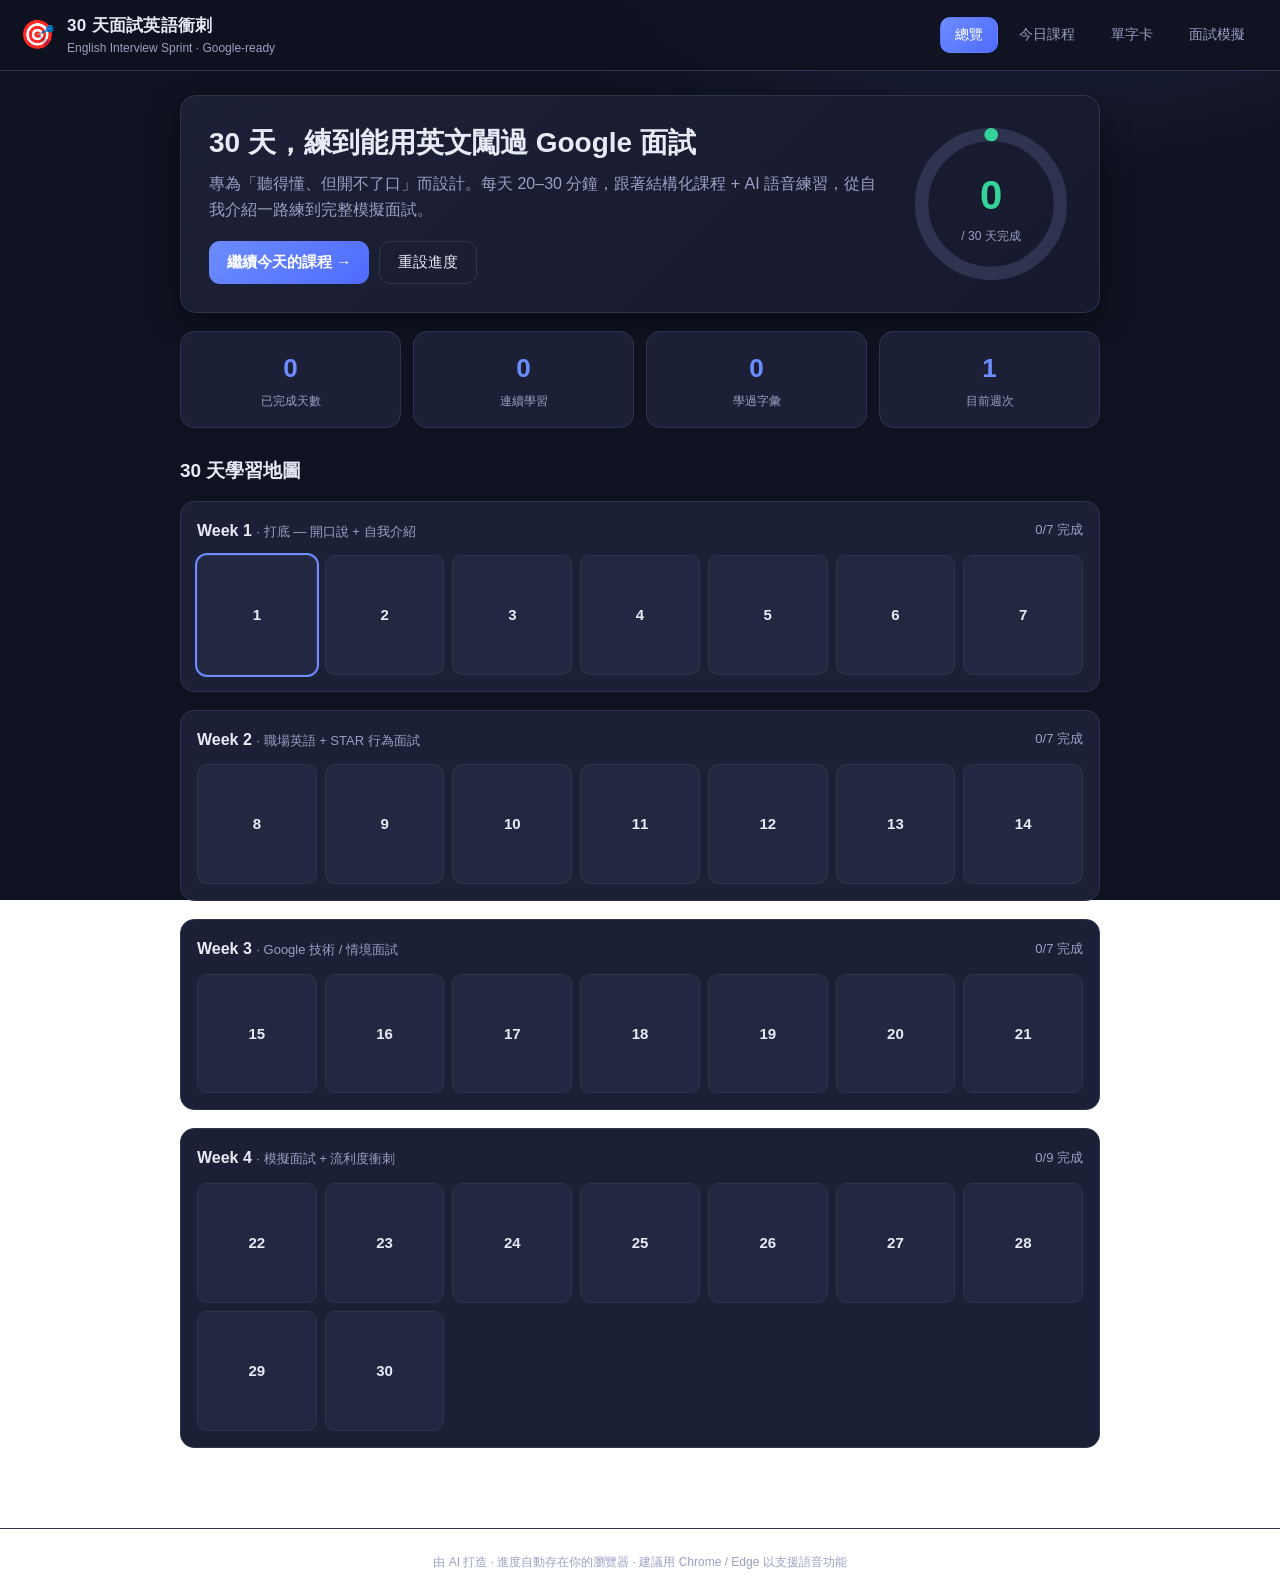
<file: english-interview-app/index.html>
<!DOCTYPE html>
<html lang="zh-Hant">
<head>
  <meta charset="UTF-8" />
  <meta name="viewport" content="width=device-width, initial-scale=1.0" />
  <title>30 天 Google 面試英語衝刺 · English Interview Sprint</title>
  <meta name="description" content="AI 為英文口說卡關者打造的 30 天中英雙語學習 App，助你具備參加 Google 工作面試的溝通能力。" />
  <link rel="stylesheet" href="styles.css" />
</head>
<body>
  <!-- 頂部導覽 -->
  <header class="topbar">
    <div class="brand">
      <span class="logo">🎯</span>
      <div>
        <div class="brand-title">30 天面試英語衝刺</div>
        <div class="brand-sub">English Interview Sprint · Google-ready</div>
      </div>
    </div>
    <nav class="tabs">
      <button class="tab active" data-view="dashboard">總覽</button>
      <button class="tab" data-view="lesson">今日課程</button>
      <button class="tab" data-view="flashcards">單字卡</button>
      <button class="tab" data-view="simulator">面試模擬</button>
    </nav>
  </header>

  <main id="app">
    <!-- ============ 總覽 Dashboard ============ -->
    <section id="view-dashboard" class="view active">
      <div class="hero">
        <div class="hero-left">
          <h1>30 天，練到能用英文闖過 Google 面試</h1>
          <p class="hero-desc">
            專為「聽得懂、但開不了口」而設計。每天 20–30 分鐘，跟著結構化課程 +
            AI 語音練習，從自我介紹一路練到完整模擬面試。
          </p>
          <div class="hero-actions">
            <button class="btn primary" id="continueBtn">繼續今天的課程 →</button>
            <button class="btn ghost" id="resetBtn">重設進度</button>
          </div>
        </div>
        <div class="hero-ring">
          <svg viewBox="0 0 120 120" class="ring">
            <circle cx="60" cy="60" r="52" class="ring-bg"></circle>
            <circle cx="60" cy="60" r="52" class="ring-fg" id="ringFg"></circle>
          </svg>
          <div class="ring-label">
            <div class="ring-num" id="ringNum">0</div>
            <div class="ring-unit">/ 30 天完成</div>
          </div>
        </div>
      </div>

      <div class="stats">
        <div class="stat"><div class="stat-num" id="statDone">0</div><div class="stat-label">已完成天數</div></div>
        <div class="stat"><div class="stat-num" id="statStreak">0</div><div class="stat-label">連續學習</div></div>
        <div class="stat"><div class="stat-num" id="statWords">0</div><div class="stat-label">學過字彙</div></div>
        <div class="stat"><div class="stat-num" id="statWeek">1</div><div class="stat-label">目前週次</div></div>
      </div>

      <h2 class="section-title">30 天學習地圖</h2>
      <div class="weeks" id="weekMap"></div>
    </section>

    <!-- ============ 今日課程 Lesson ============ -->
    <section id="view-lesson" class="view">
      <div class="lesson-nav">
        <button class="btn small ghost" id="prevDay">← 前一天</button>
        <div class="day-picker">
          <label>第 <select id="daySelect"></select> 天</label>
        </div>
        <button class="btn small ghost" id="nextDay">後一天 →</button>
      </div>

      <div class="lesson-head">
        <div class="lesson-badge" id="lessonWeek">Week 1</div>
        <h1 id="lessonTitleZh">—</h1>
        <div class="lesson-title-en" id="lessonTitleEn">—</div>
        <p class="lesson-goal" id="lessonGoal">—</p>
      </div>

      <div class="block">
        <h3>📚 重點字彙 <span class="hint">點 🔊 聽發音</span></h3>
        <div id="vocabList" class="vocab-grid"></div>
      </div>

      <div class="block">
        <h3>🧩 實用句型</h3>
        <div id="patternList" class="pattern-list"></div>
      </div>

      <div class="block">
        <h3>💬 情境對話 <span class="hint">點角色朗讀，或用 🎙 跟讀比對</span></h3>
        <div id="dialogueList" class="dialogue-list"></div>
      </div>

      <div class="block">
        <h3>🎤 面試題演練</h3>
        <div id="interviewList" class="interview-list"></div>
      </div>

      <div class="block task-block">
        <h3>✅ 今日挑戰任務</h3>
        <p id="taskText">—</p>
        <button class="btn primary" id="completeBtn">標記今天完成 ✓</button>
      </div>
    </section>

    <!-- ============ 單字卡 Flashcards ============ -->
    <section id="view-flashcards" class="view">
      <h1>單字卡複習</h1>
      <p class="muted">從你已學過的天數隨機抽字，翻卡自測。點卡片翻面，🔊 聽發音。</p>
      <div class="fc-controls">
        <label>範圍：
          <select id="fcRange">
            <option value="learned">已學過的天數</option>
            <option value="all">全部 30 天</option>
          </select>
        </label>
        <button class="btn small" id="fcShuffle">🔀 洗牌</button>
      </div>
      <div class="flashcard" id="flashcard">
        <div class="fc-inner" id="fcInner">
          <div class="fc-front"><div class="fc-en" id="fcEn">按「開始」抽卡</div><button class="fc-speak" id="fcSpeak">🔊</button></div>
          <div class="fc-back"><div class="fc-zh" id="fcZh">—</div><div class="fc-ex" id="fcEx"></div></div>
        </div>
      </div>
      <div class="fc-nav">
        <button class="btn ghost" id="fcPrev">← 上一張</button>
        <span id="fcCounter" class="muted">0 / 0</span>
        <button class="btn primary" id="fcNext">下一張 →</button>
      </div>
    </section>

    <!-- ============ 面試模擬器 Simulator ============ -->
    <section id="view-simulator" class="view">
      <h1>Google 面試模擬器</h1>
      <p class="muted">隨機抽題，用麥克風作答，系統即時把你說的英文轉成文字讓你檢視。點題目可聽朗讀。</p>
      <div class="sim-controls">
        <label>題型：
          <select id="simType">
            <option value="all">全部混合</option>
            <option value="behavioral">行為面試</option>
            <option value="technical">技術/情境</option>
            <option value="motivation">動機/收尾</option>
          </select>
        </label>
        <button class="btn primary" id="simNext">抽下一題 🎲</button>
      </div>

      <div class="sim-card">
        <div class="sim-q-label">面試官問：</div>
        <div class="sim-q" id="simQ">按「抽下一題」開始你的模擬面試</div>
        <button class="btn small ghost" id="simSpeakQ">🔊 聽題目</button>
      </div>

      <div class="sim-answer">
        <div class="sim-a-head">
          <span>你的回答（語音轉文字）</span>
          <button class="btn small primary" id="micBtn">🎙 開始錄音</button>
        </div>
        <div class="sim-transcript" id="simTranscript">按「開始錄音」後對著麥克風說英文……</div>
        <div class="sim-timer" id="simTimer"></div>
      </div>

      <div class="sim-tips">
        <h3>📋 自我評分清單</h3>
        <ul>
          <li>開頭有先問候 / 澄清問題嗎？</li>
          <li>行為題有走完 STAR（情境→任務→行動→結果）嗎？</li>
          <li>技術題有「出聲思考」+ 講到取捨嗎？</li>
          <li>有量化的成果（數字、百分比）嗎？</li>
          <li>語速穩、沒有長時間中文式停頓嗎？</li>
          <li>結尾有力，並反問對方問題了嗎？</li>
        </ul>
      </div>
    </section>
  </main>

  <footer class="foot">
    <span>由 AI 打造 · 進度自動存在你的瀏覽器 · 建議用 Chrome / Edge 以支援語音功能</span>
  </footer>

  <div id="toast" class="toast"></div>

  <script src="curriculum.js"></script>
  <script src="app.js"></script>
</body>
</html>
</file>
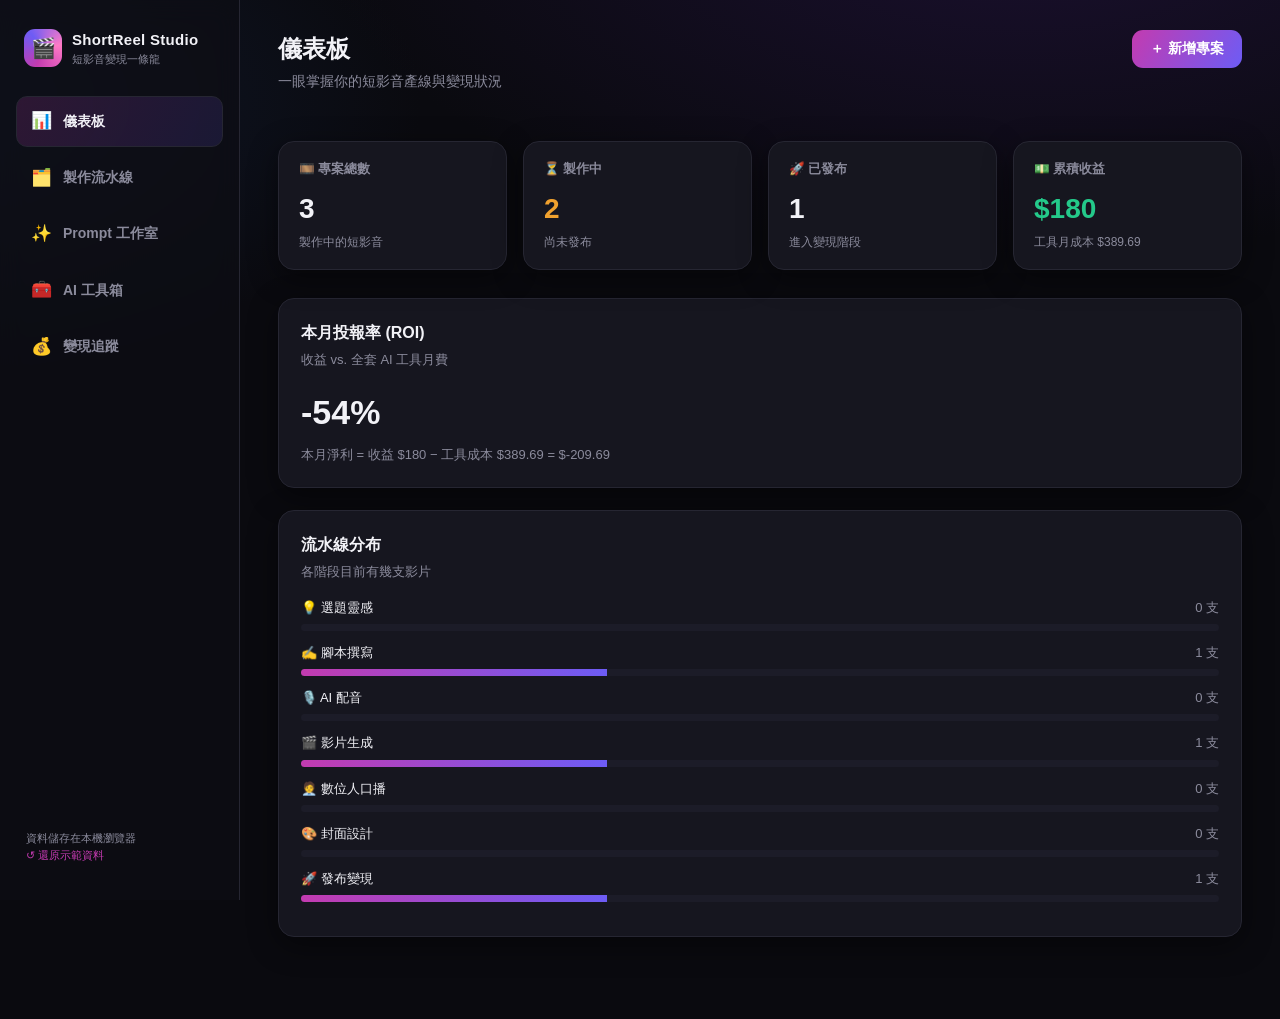
<file: short-video-platform/index.html>
<!DOCTYPE html>
<html lang="zh-Hant">
<head>
  <meta charset="UTF-8" />
  <meta name="viewport" content="width=device-width, initial-scale=1.0" />
  <title>ShortReel Studio · 一站式短影音變現平台</title>
  <link rel="stylesheet" href="styles.css" />
</head>
<body>
  <div class="menu-toggle" id="menu-toggle">☰</div>

  <div class="app">
    <!-- ============ Sidebar ============ -->
    <aside class="sidebar" id="sidebar">
      <div class="brand">
        <div class="logo">🎬</div>
        <div>
          <h1>ShortReel Studio</h1>
          <span>短影音變現一條龍</span>
        </div>
      </div>

      <div class="nav-item active" data-page="dashboard"><span class="ico">📊</span> 儀表板</div>
      <div class="nav-item" data-page="pipeline"><span class="ico">🗂️</span> 製作流水線</div>
      <div class="nav-item" data-page="studio"><span class="ico">✨</span> Prompt 工作室</div>
      <div class="nav-item" data-page="tools"><span class="ico">🧰</span> AI 工具箱</div>
      <div class="nav-item" data-page="money"><span class="ico">💰</span> 變現追蹤</div>

      <div class="sidebar-foot">
        資料儲存在本機瀏覽器<br />
        <a href="#" id="btn-reset" style="color:var(--accent);text-decoration:none;">↺ 還原示範資料</a>
      </div>
    </aside>

    <!-- ============ Main ============ -->
    <main class="main">

      <!-- ---- 儀表板 ---- -->
      <section class="page active" id="page-dashboard">
        <div class="topbar">
          <div class="page-head">
            <h2>儀表板</h2>
            <p>一眼掌握你的短影音產線與變現狀況</p>
          </div>
          <button class="btn" id="btn-new">＋ 新增專案</button>
        </div>

        <div class="stats">
          <div class="stat">
            <div class="label">🎞️ 專案總數</div>
            <div class="value" id="stat-total">0</div>
            <div class="sub">製作中的短影音</div>
          </div>
          <div class="stat">
            <div class="label">⏳ 製作中</div>
            <div class="value amber" id="stat-progress">0</div>
            <div class="sub">尚未發布</div>
          </div>
          <div class="stat">
            <div class="label">🚀 已發布</div>
            <div class="value" id="stat-published">0</div>
            <div class="sub">進入變現階段</div>
          </div>
          <div class="stat">
            <div class="label">💵 累積收益</div>
            <div class="value green" id="stat-revenue">$0</div>
            <div class="sub">工具月成本 <span id="stat-cost">$0</span></div>
          </div>
        </div>

        <div class="card">
          <h3>本月投報率 (ROI)</h3>
          <div class="card-sub">收益 vs. 全套 AI 工具月費</div>
          <div class="value green" id="dash-roi" style="font-size:34px;font-weight:800;">0%</div>
          <div class="sub" id="dash-net" style="color:var(--muted);font-size:13px;margin-top:6px;"></div>
        </div>

        <div class="card">
          <h3>流水線分布</h3>
          <div class="card-sub">各階段目前有幾支影片</div>
          <div id="dash-dist"></div>
        </div>
      </section>

      <!-- ---- 流水線 ---- -->
      <section class="page" id="page-pipeline">
        <div class="topbar">
          <div class="page-head">
            <h2>製作流水線</h2>
            <p>拖曳卡片移動階段 · 點卡片可編輯 · 選題 → 腳本 → 配音 → 影片 → 數位人 → 封面 → 發布</p>
          </div>
          <button class="btn" id="btn-new-2">＋ 新增專案</button>
        </div>
        <div class="kanban" id="kanban"></div>
      </section>

      <!-- ---- Prompt 工作室 ---- -->
      <section class="page" id="page-studio">
        <div class="page-head">
          <h2>Prompt 工作室</h2>
          <p>每個階段一鍵取得專用提示詞，複製到對應 AI 工具即可</p>
        </div>
        <div class="studio-grid">
          <div class="stage-list" id="stage-list"></div>
          <div class="card prompt-box" style="margin:0;">
            <h3 id="studio-title"></h3>
            <div class="card-sub" id="studio-tool"></div>
            <textarea id="prompt-text" spellcheck="false"></textarea>
            <div class="prompt-actions">
              <button class="btn" id="btn-copy">📋 複製 Prompt</button>
              <button class="btn ghost" id="btn-open-tool">↗ 開啟工具</button>
              <span style="color:var(--muted);font-size:12px;">把 {topic} 等佔位字換成你的主題</span>
            </div>
          </div>
        </div>
      </section>

      <!-- ---- 工具箱 ---- -->
      <section class="page" id="page-tools">
        <div class="page-head">
          <h2>AI 工具箱</h2>
          <p>大神同款的 9 個工具 · 全套月費 <b id="tools-total" style="color:var(--green)">$0</b></p>
        </div>
        <div class="tools-grid" id="tools-grid"></div>
      </section>

      <!-- ---- 變現追蹤 ---- -->
      <section class="page" id="page-money">
        <div class="page-head">
          <h2>變現追蹤</h2>
          <p>收益、成本與各平台表現</p>
        </div>
        <div class="rev-summary">
          <div class="stat"><div class="label">💵 總收益</div><div class="value green" id="m-rev">$0</div></div>
          <div class="stat"><div class="label">🧾 工具月成本</div><div class="value" id="m-cost">$0</div></div>
          <div class="stat"><div class="label">📈 淨利</div><div class="value green" id="m-net">$0</div></div>
        </div>
        <div class="card">
          <h3>各平台收益</h3>
          <div class="card-sub">依發布平台彙總</div>
          <table>
            <thead><tr><th>平台</th><th>影片數</th><th>收益</th></tr></thead>
            <tbody id="money-body"></tbody>
          </table>
        </div>
      </section>

    </main>
  </div>

  <!-- ============ Modal ============ -->
  <div class="overlay" id="overlay">
    <div class="modal">
      <h3 id="modal-title">新增短影音專案</h3>
      <div class="field">
        <label>影片標題</label>
        <input id="f-title" placeholder="例：3 個被低估的 AI 賺錢副業" />
      </div>
      <div class="field">
        <label>主題 / 領域</label>
        <input id="f-topic" placeholder="例：AI 副業" />
      </div>
      <div class="field">
        <label>發布平台</label>
        <select id="f-platform">
          <option>YouTube Shorts</option>
          <option>TikTok</option>
          <option>IG Reels</option>
          <option>抖音</option>
          <option>視頻號</option>
        </select>
      </div>
      <div class="field">
        <label>目前階段</label>
        <select id="f-stage"></select>
      </div>
      <div class="field">
        <label>收益（美金 $）</label>
        <input id="f-revenue" type="number" min="0" step="1" value="0" />
      </div>
      <div style="display:flex;gap:10px;justify-content:flex-end;margin-top:6px;">
        <button class="btn ghost" id="btn-delete" style="margin-right:auto;color:#ff6b6b;">刪除</button>
        <button class="btn ghost" id="btn-cancel">取消</button>
        <button class="btn" id="btn-save">儲存</button>
      </div>
    </div>
  </div>

  <div class="toast" id="toast"></div>

  <script src="data.js"></script>
  <script src="app.js"></script>
</body>
</html>
</file>
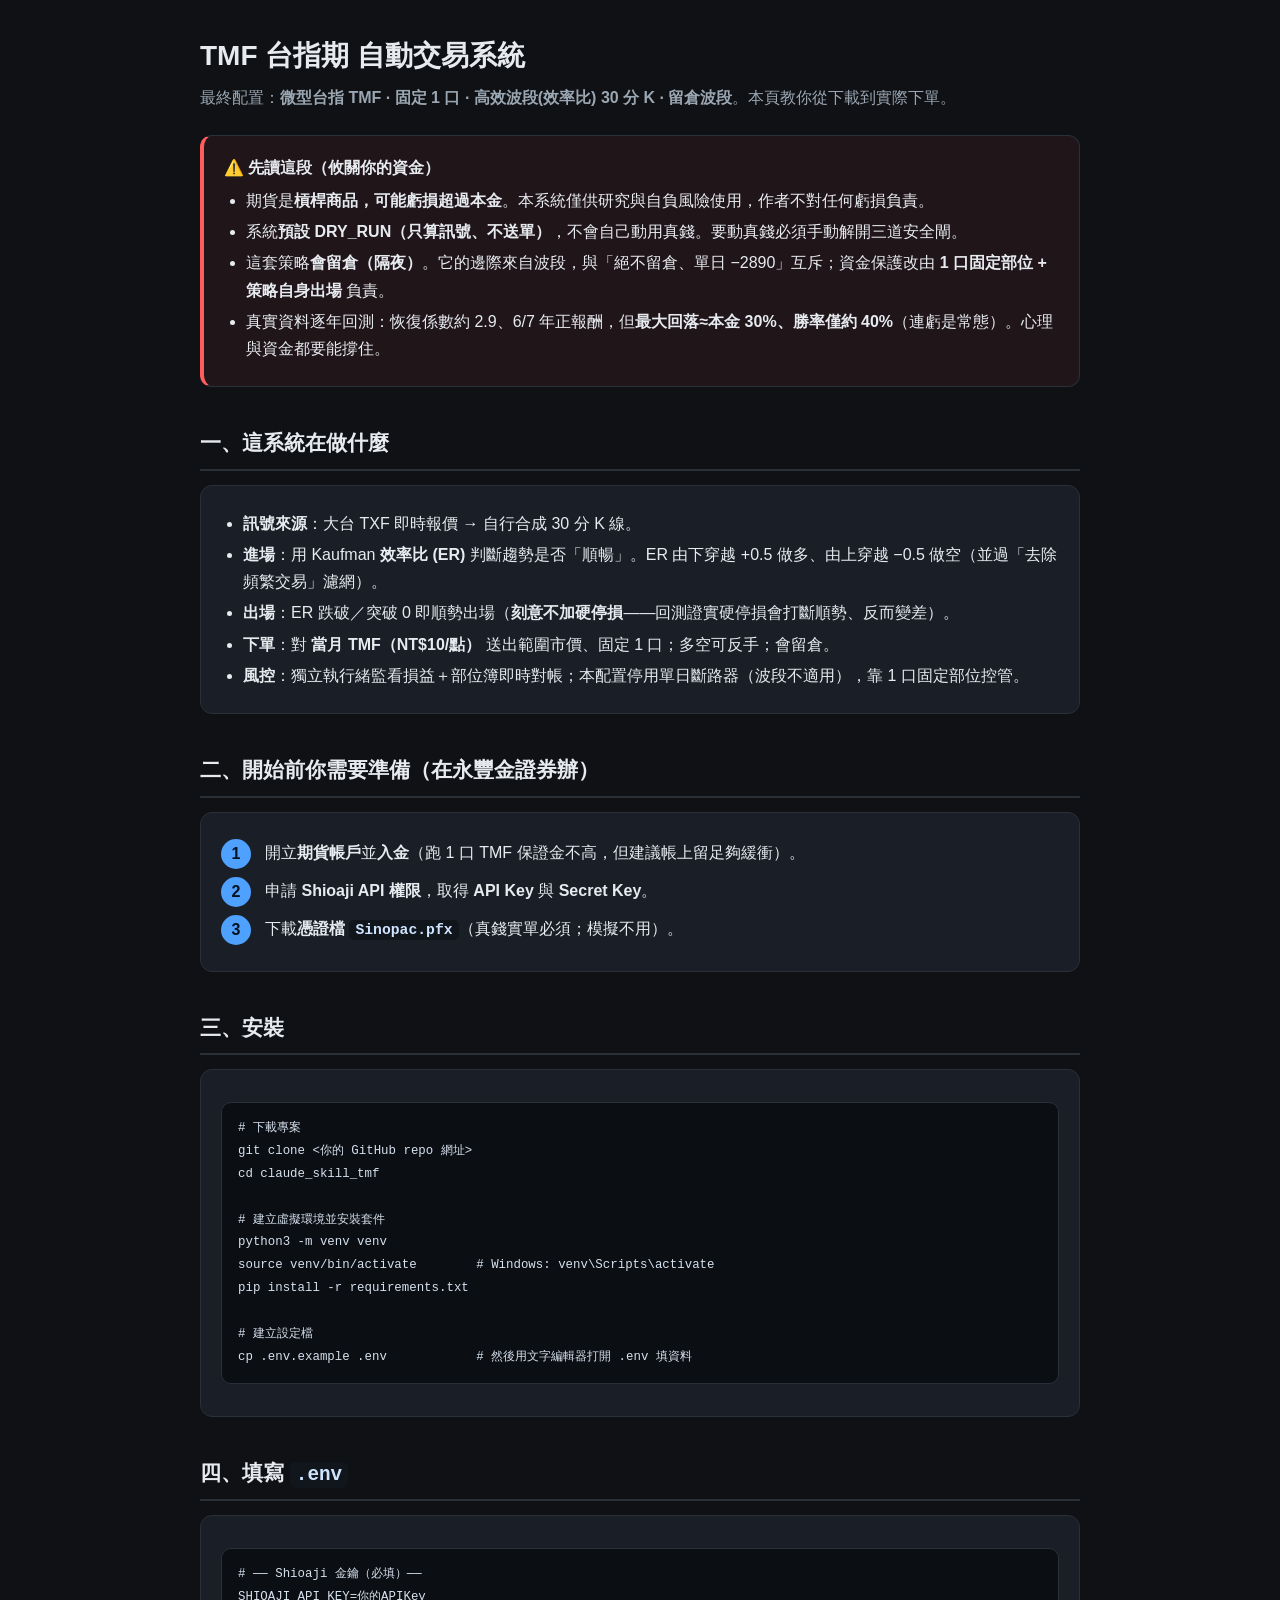
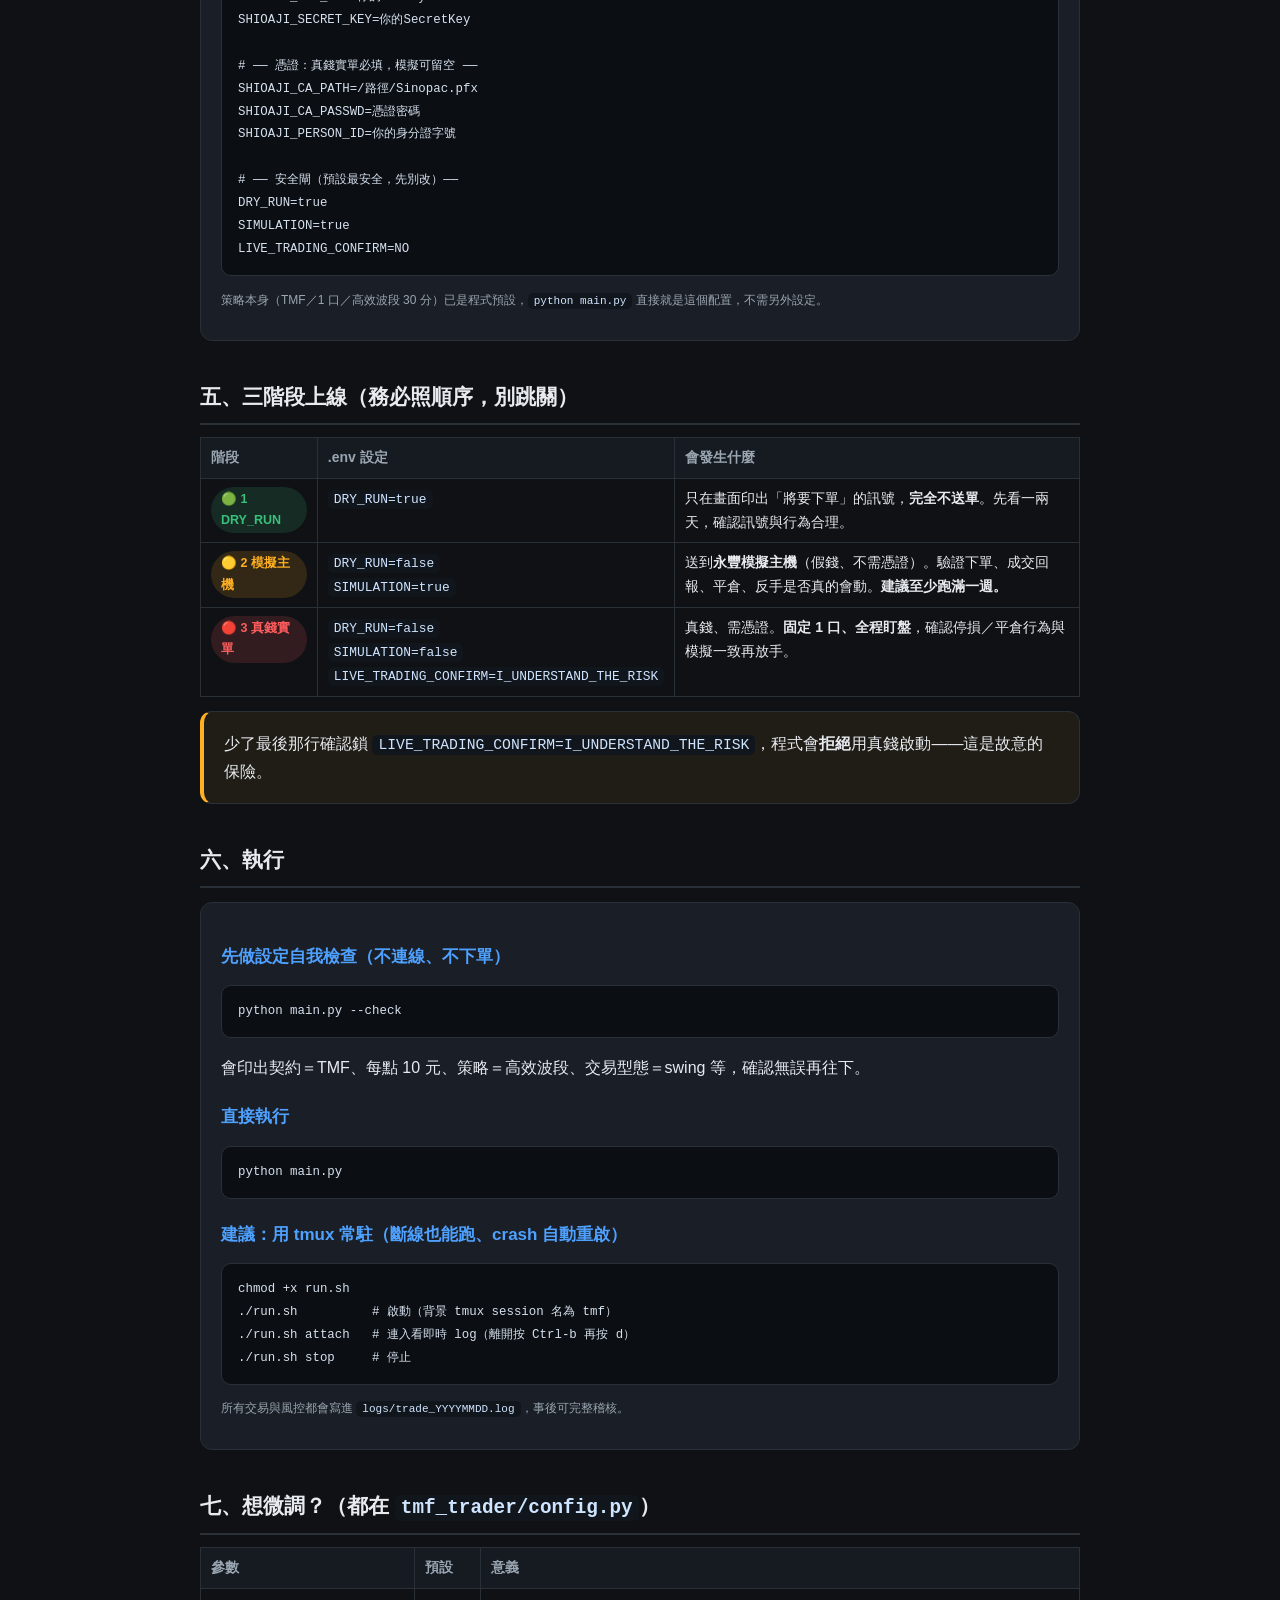
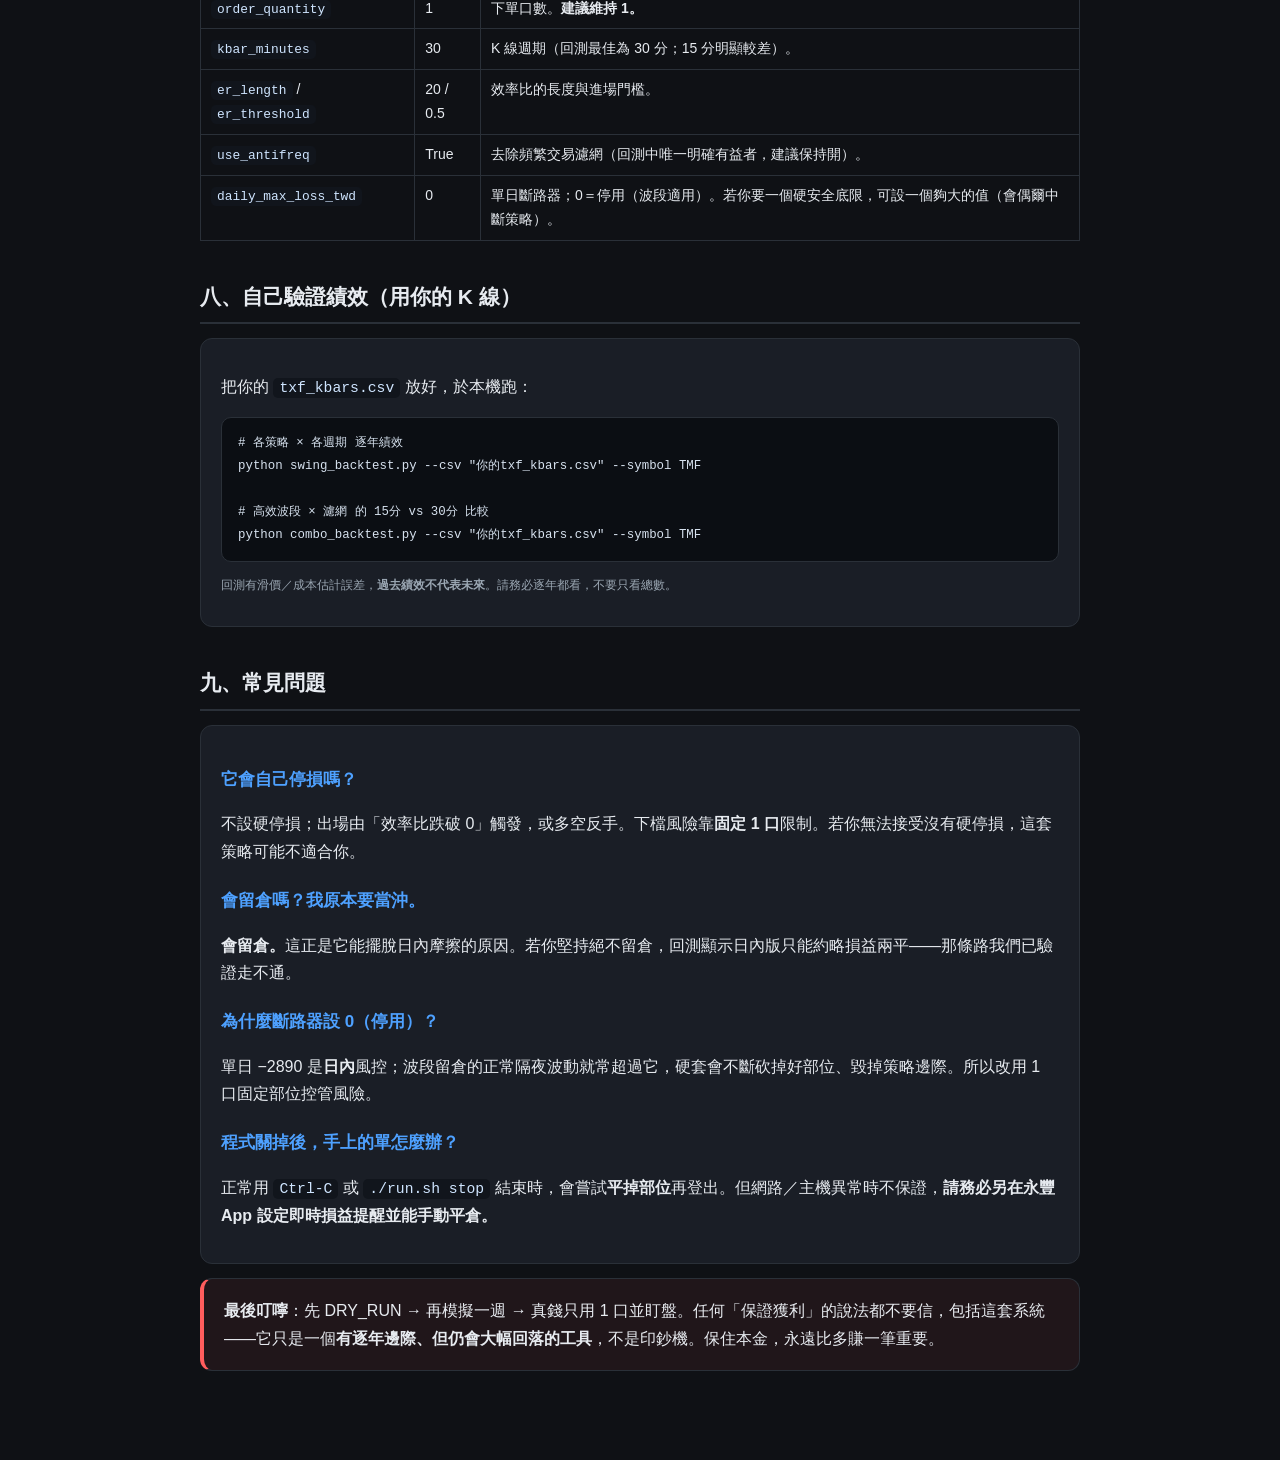
<file: 使用說明.html>
<!DOCTYPE html>
<html lang="zh-Hant">
<head>
<meta charset="utf-8">
<meta name="viewport" content="width=device-width, initial-scale=1">
<title>TMF 自動交易系統 — 使用說明</title>
<style>
  :root{--bg:#0f1115;--card:#1a1e26;--ink:#e7ebf0;--mut:#9aa6b2;--ac:#4ea1ff;--ok:#39c07a;--warn:#ffb020;--bad:#ff5d5d;--line:#2a3038;}
  *{box-sizing:border-box}
  body{margin:0;background:var(--bg);color:var(--ink);font-family:-apple-system,"Noto Sans TC","Microsoft JhengHei",sans-serif;line-height:1.7}
  .wrap{max-width:920px;margin:0 auto;padding:32px 20px 80px}
  h1{font-size:28px;margin:0 0 4px}
  h2{font-size:21px;margin:38px 0 12px;padding-bottom:8px;border-bottom:2px solid var(--line)}
  h3{font-size:17px;margin:22px 0 8px;color:var(--ac)}
  .sub{color:var(--mut);margin:0 0 24px}
  .card{background:var(--card);border:1px solid var(--line);border-radius:12px;padding:18px 20px;margin:14px 0}
  code,pre{font-family:"SF Mono",Consolas,monospace}
  code{background:#11151c;padding:2px 6px;border-radius:5px;color:#cfe5ff;font-size:.92em}
  pre{background:#0b0e13;border:1px solid var(--line);border-radius:10px;padding:14px 16px;overflow:auto;font-size:13.5px}
  pre code{background:none;padding:0;color:#d6e1ee}
  .pill{display:inline-block;padding:2px 10px;border-radius:999px;font-size:12.5px;font-weight:700}
  .g{background:rgba(57,192,122,.15);color:var(--ok)} .y{background:rgba(255,176,32,.15);color:var(--warn)} .r{background:rgba(255,93,93,.15);color:var(--bad)}
  table{width:100%;border-collapse:collapse;margin:10px 0;font-size:14px}
  th,td{border:1px solid var(--line);padding:8px 10px;text-align:left;vertical-align:top}
  th{background:#161b22;color:var(--mut)}
  .warn{border-left:4px solid var(--warn);background:rgba(255,176,32,.07)}
  .bad{border-left:4px solid var(--bad);background:rgba(255,93,93,.07)}
  .ok{border-left:4px solid var(--ok);background:rgba(57,192,122,.07)}
  .step{display:flex;gap:14px;margin:8px 0}
  .num{flex:0 0 30px;height:30px;border-radius:50%;background:var(--ac);color:#06121f;font-weight:800;display:flex;align-items:center;justify-content:center}
  ul{margin:6px 0 6px 2px;padding-left:20px} li{margin:4px 0}
  .kbd{font-size:12px;color:var(--mut)}
  a{color:var(--ac)}
</style>
</head>
<body>
<div class="wrap">

  <h1>TMF 台指期 自動交易系統</h1>
  <p class="sub">最終配置：<b>微型台指 TMF · 固定 1 口 · 高效波段(效率比) 30 分 K · 留倉波段</b>。本頁教你從下載到實際下單。</p>

  <div class="card bad">
    <b>⚠️ 先讀這段（攸關你的資金）</b>
    <ul>
      <li>期貨是<b>槓桿商品，可能虧損超過本金</b>。本系統僅供研究與自負風險使用，作者不對任何虧損負責。</li>
      <li>系統<b>預設 DRY_RUN（只算訊號、不送單）</b>，不會自己動用真錢。要動真錢必須手動解開三道安全閘。</li>
      <li>這套策略<b>會留倉（隔夜）</b>。它的邊際來自波段，與「絕不留倉、單日 −2890」互斥；資金保護改由 <b>1 口固定部位 + 策略自身出場</b> 負責。</li>
      <li>真實資料逐年回測：恢復係數約 2.9、6/7 年正報酬，但<b>最大回落≈本金 30%、勝率僅約 40%</b>（連虧是常態）。心理與資金都要能撐住。</li>
    </ul>
  </div>

  <h2>一、這系統在做什麼</h2>
  <div class="card">
    <ul>
      <li><b>訊號來源</b>：大台 TXF 即時報價 → 自行合成 30 分 K 線。</li>
      <li><b>進場</b>：用 Kaufman <b>效率比 (ER)</b> 判斷趨勢是否「順暢」。ER 由下穿越 +0.5 做多、由上穿越 −0.5 做空（並過「去除頻繁交易」濾網）。</li>
      <li><b>出場</b>：ER 跌破／突破 0 即順勢出場（<b>刻意不加硬停損</b>——回測證實硬停損會打斷順勢、反而變差）。</li>
      <li><b>下單</b>：對 <b>當月 TMF（NT$10/點）</b> 送出範圍市價、固定 1 口；多空可反手；會留倉。</li>
      <li><b>風控</b>：獨立執行緒監看損益＋部位簿即時對帳；本配置停用單日斷路器（波段不適用），靠 1 口固定部位控管。</li>
    </ul>
  </div>

  <h2>二、開始前你需要準備（在永豐金證券辦）</h2>
  <div class="card">
    <div class="step"><div class="num">1</div><div>開立<b>期貨帳戶</b>並<b>入金</b>（跑 1 口 TMF 保證金不高，但建議帳上留足夠緩衝）。</div></div>
    <div class="step"><div class="num">2</div><div>申請 <b>Shioaji API 權限</b>，取得 <b>API Key</b> 與 <b>Secret Key</b>。</div></div>
    <div class="step"><div class="num">3</div><div>下載<b>憑證檔 <code>Sinopac.pfx</code></b>（真錢實單必須；模擬不用）。</div></div>
  </div>

  <h2>三、安裝</h2>
  <div class="card">
<pre><code># 下載專案
git clone &lt;你的 GitHub repo 網址&gt;
cd claude_skill_tmf

# 建立虛擬環境並安裝套件
python3 -m venv venv
source venv/bin/activate        # Windows: venv\Scripts\activate
pip install -r requirements.txt

# 建立設定檔
cp .env.example .env            # 然後用文字編輯器打開 .env 填資料</code></pre>
  </div>

  <h2>四、填寫 <code>.env</code></h2>
  <div class="card">
<pre><code># —— Shioaji 金鑰（必填）——
SHIOAJI_API_KEY=你的APIKey
SHIOAJI_SECRET_KEY=你的SecretKey

# —— 憑證：真錢實單必填，模擬可留空 ——
SHIOAJI_CA_PATH=/路徑/Sinopac.pfx
SHIOAJI_CA_PASSWD=憑證密碼
SHIOAJI_PERSON_ID=你的身分證字號

# —— 安全閘（預設最安全，先別改）——
DRY_RUN=true
SIMULATION=true
LIVE_TRADING_CONFIRM=NO</code></pre>
    <p class="kbd">策略本身（TMF／1 口／高效波段 30 分）已是程式預設，<code>python main.py</code> 直接就是這個配置，不需另外設定。</p>
  </div>

  <h2>五、三階段上線（務必照順序，別跳關）</h2>
  <table>
    <tr><th>階段</th><th>.env 設定</th><th>會發生什麼</th></tr>
    <tr><td><span class="pill g">🟢 1 DRY_RUN</span></td>
        <td><code>DRY_RUN=true</code></td>
        <td>只在畫面印出「將要下單」的訊號，<b>完全不送單</b>。先看一兩天，確認訊號與行為合理。</td></tr>
    <tr><td><span class="pill y">🟡 2 模擬主機</span></td>
        <td><code>DRY_RUN=false</code><br><code>SIMULATION=true</code></td>
        <td>送到<b>永豐模擬主機</b>（假錢、不需憑證）。驗證下單、成交回報、平倉、反手是否真的會動。<b>建議至少跑滿一週。</b></td></tr>
    <tr><td><span class="pill r">🔴 3 真錢實單</span></td>
        <td><code>DRY_RUN=false</code><br><code>SIMULATION=false</code><br><code>LIVE_TRADING_CONFIRM=I_UNDERSTAND_THE_RISK</code></td>
        <td>真錢、需憑證。<b>固定 1 口、全程盯盤</b>，確認停損／平倉行為與模擬一致再放手。</td></tr>
  </table>
  <div class="card warn">少了最後那行確認鎖 <code>LIVE_TRADING_CONFIRM=I_UNDERSTAND_THE_RISK</code>，程式會<b>拒絕</b>用真錢啟動——這是故意的保險。</div>

  <h2>六、執行</h2>
  <div class="card">
    <h3>先做設定自我檢查（不連線、不下單）</h3>
<pre><code>python main.py --check</code></pre>
    <p>會印出契約＝TMF、每點 10 元、策略＝高效波段、交易型態＝swing 等，確認無誤再往下。</p>

    <h3>直接執行</h3>
<pre><code>python main.py</code></pre>

    <h3>建議：用 tmux 常駐（斷線也能跑、crash 自動重啟）</h3>
<pre><code>chmod +x run.sh
./run.sh          # 啟動（背景 tmux session 名為 tmf）
./run.sh attach   # 連入看即時 log（離開按 Ctrl-b 再按 d）
./run.sh stop     # 停止</code></pre>
    <p class="kbd">所有交易與風控都會寫進 <code>logs/trade_YYYYMMDD.log</code>，事後可完整稽核。</p>
  </div>

  <h2>七、想微調？（都在 <code>tmf_trader/config.py</code>）</h2>
  <table>
    <tr><th>參數</th><th>預設</th><th>意義</th></tr>
    <tr><td><code>order_quantity</code></td><td>1</td><td>下單口數。<b>建議維持 1。</b></td></tr>
    <tr><td><code>kbar_minutes</code></td><td>30</td><td>K 線週期（回測最佳為 30 分；15 分明顯較差）。</td></tr>
    <tr><td><code>er_length</code> / <code>er_threshold</code></td><td>20 / 0.5</td><td>效率比的長度與進場門檻。</td></tr>
    <tr><td><code>use_antifreq</code></td><td>True</td><td>去除頻繁交易濾網（回測中唯一明確有益者，建議保持開）。</td></tr>
    <tr><td><code>daily_max_loss_twd</code></td><td>0</td><td>單日斷路器；0＝停用（波段適用）。若你要一個硬安全底限，可設一個夠大的值（會偶爾中斷策略）。</td></tr>
  </table>

  <h2>八、自己驗證績效（用你的 K 線）</h2>
  <div class="card">
    <p>把你的 <code>txf_kbars.csv</code> 放好，於本機跑：</p>
<pre><code># 各策略 × 各週期 逐年績效
python swing_backtest.py --csv "你的txf_kbars.csv" --symbol TMF

# 高效波段 × 濾網 的 15分 vs 30分 比較
python combo_backtest.py --csv "你的txf_kbars.csv" --symbol TMF</code></pre>
    <p class="kbd">回測有滑價／成本估計誤差，<b>過去績效不代表未來</b>。請務必逐年都看，不要只看總數。</p>
  </div>

  <h2>九、常見問題</h2>
  <div class="card">
    <h3>它會自己停損嗎？</h3>
    <p>不設硬停損；出場由「效率比跌破 0」觸發，或多空反手。下檔風險靠<b>固定 1 口</b>限制。若你無法接受沒有硬停損，這套策略可能不適合你。</p>
    <h3>會留倉嗎？我原本要當沖。</h3>
    <p><b>會留倉。</b>這正是它能擺脫日內摩擦的原因。若你堅持絕不留倉，回測顯示日內版只能約略損益兩平——那條路我們已驗證走不通。</p>
    <h3>為什麼斷路器設 0（停用）？</h3>
    <p>單日 −2890 是<b>日內</b>風控；波段留倉的正常隔夜波動就常超過它，硬套會不斷砍掉好部位、毀掉策略邊際。所以改用 1 口固定部位控管風險。</p>
    <h3>程式關掉後，手上的單怎麼辦？</h3>
    <p>正常用 <code>Ctrl-C</code> 或 <code>./run.sh stop</code> 結束時，會嘗試<b>平掉部位</b>再登出。但網路／主機異常時不保證，<b>請務必另在永豐 App 設定即時損益提醒並能手動平倉。</b></p>
  </div>

  <div class="card bad">
    <b>最後叮嚀</b>：先 DRY_RUN → 再模擬一週 → 真錢只用 1 口並盯盤。任何「保證獲利」的說法都不要信，包括這套系統——它只是一個<b>有逐年邊際、但仍會大幅回落的工具</b>，不是印鈔機。保住本金，永遠比多賺一筆重要。
  </div>

</div>
</body>
</html>
</file>
<file: english-interview-app/styles.css>
:root {
  --bg: #0f1220;
  --bg-soft: #171a2e;
  --card: #1c2036;
  --card-2: #232842;
  --line: #2e3350;
  --text: #e8eaf6;
  --muted: #9aa0c4;
  --primary: #6c8cff;
  --primary-2: #4f6bff;
  --accent: #34d399;
  --accent-2: #22c55e;
  --warn: #fbbf24;
  --radius: 16px;
  --shadow: 0 10px 30px rgba(0,0,0,.35);
  font-family: "Noto Sans TC", -apple-system, "Segoe UI", Roboto, "PingFang TC", "Microsoft JhengHei", sans-serif;
}

* { box-sizing: border-box; }
html, body { margin: 0; padding: 0; }
body {
  background: radial-gradient(1200px 600px at 80% -10%, #22284a 0%, var(--bg) 45%) fixed;
  color: var(--text);
  min-height: 100vh;
  line-height: 1.6;
}

/* ---------- Topbar ---------- */
.topbar {
  position: sticky; top: 0; z-index: 20;
  display: flex; align-items: center; justify-content: space-between;
  gap: 16px; padding: 12px 20px; flex-wrap: wrap;
  background: rgba(15,18,32,.85); backdrop-filter: blur(12px);
  border-bottom: 1px solid var(--line);
}
.brand { display: flex; align-items: center; gap: 12px; }
.logo { font-size: 28px; }
.brand-title { font-weight: 800; font-size: 17px; letter-spacing: .3px; }
.brand-sub { font-size: 12px; color: var(--muted); }
.tabs { display: flex; gap: 6px; flex-wrap: wrap; }
.tab {
  background: transparent; color: var(--muted); border: 1px solid transparent;
  padding: 8px 14px; border-radius: 10px; cursor: pointer; font-size: 14px;
  font-family: inherit; transition: .15s;
}
.tab:hover { color: var(--text); background: var(--card); }
.tab.active { color: #fff; background: linear-gradient(135deg, var(--primary), var(--primary-2)); }

/* ---------- Layout ---------- */
main { max-width: 960px; margin: 0 auto; padding: 24px 20px 80px; }
.view { display: none; animation: fade .3s ease; }
.view.active { display: block; }
@keyframes fade { from { opacity: 0; transform: translateY(8px);} to {opacity:1; transform:none;} }

h1 { font-size: 26px; margin: 0 0 6px; line-height: 1.3; }
h2.section-title { font-size: 19px; margin: 28px 0 14px; }
.muted { color: var(--muted); }

/* ---------- Hero ---------- */
.hero {
  display: grid; grid-template-columns: 1fr auto; gap: 24px; align-items: center;
  background: linear-gradient(135deg, var(--card), var(--bg-soft));
  border: 1px solid var(--line); border-radius: var(--radius);
  padding: 28px; box-shadow: var(--shadow);
}
.hero-left h1 { font-size: 28px; }
.hero-desc { color: var(--muted); margin: 10px 0 18px; }
.hero-actions { display: flex; gap: 10px; flex-wrap: wrap; }

.hero-ring { position: relative; width: 160px; height: 160px; }
.ring { width: 160px; height: 160px; transform: rotate(-90deg); }
.ring-bg { fill: none; stroke: var(--line); stroke-width: 10; }
.ring-fg {
  fill: none; stroke: url(#g); stroke: var(--accent); stroke-width: 10;
  stroke-linecap: round; stroke-dasharray: 327; stroke-dashoffset: 327;
  transition: stroke-dashoffset .6s ease;
}
.ring-label { position: absolute; inset: 0; display: flex; flex-direction: column; align-items: center; justify-content: center; }
.ring-num { font-size: 40px; font-weight: 800; color: var(--accent); }
.ring-unit { font-size: 12px; color: var(--muted); }

/* ---------- Stats ---------- */
.stats { display: grid; grid-template-columns: repeat(4, 1fr); gap: 12px; margin-top: 18px; }
.stat { background: var(--card); border: 1px solid var(--line); border-radius: 14px; padding: 16px; text-align: center; }
.stat-num { font-size: 26px; font-weight: 800; color: var(--primary); }
.stat-label { font-size: 12px; color: var(--muted); margin-top: 2px; }

/* ---------- Week map ---------- */
.weeks { display: flex; flex-direction: column; gap: 18px; }
.week-row { background: var(--card); border: 1px solid var(--line); border-radius: 14px; padding: 16px; }
.week-head { display: flex; align-items: center; justify-content: space-between; margin-bottom: 12px; }
.week-name { font-weight: 700; }
.week-theme { font-size: 13px; color: var(--muted); }
.day-grid { display: grid; grid-template-columns: repeat(7, 1fr); gap: 8px; }
.day-cell {
  aspect-ratio: 1; border-radius: 10px; border: 1px solid var(--line);
  background: var(--card-2); display: flex; flex-direction: column; align-items: center;
  justify-content: center; cursor: pointer; transition: .15s; font-size: 13px; position: relative;
}
.day-cell:hover { transform: translateY(-2px); border-color: var(--primary); }
.day-cell .dn { font-weight: 700; font-size: 15px; }
.day-cell.done { background: linear-gradient(135deg, rgba(52,211,153,.25), rgba(34,197,94,.12)); border-color: var(--accent); }
.day-cell.done::after { content: "✓"; position: absolute; top: 4px; right: 6px; color: var(--accent); font-size: 11px; }
.day-cell.today { outline: 2px solid var(--primary); }

/* ---------- Buttons ---------- */
.btn {
  font-family: inherit; font-size: 15px; padding: 11px 18px; border-radius: 11px;
  border: 1px solid var(--line); cursor: pointer; transition: .15s; background: var(--card-2); color: var(--text);
}
.btn:hover { transform: translateY(-1px); }
.btn.primary { background: linear-gradient(135deg, var(--primary), var(--primary-2)); border: none; color: #fff; font-weight: 600; }
.btn.ghost { background: transparent; }
.btn.small { padding: 7px 12px; font-size: 13px; }

/* ---------- Lesson ---------- */
.lesson-nav { display: flex; align-items: center; justify-content: space-between; margin-bottom: 16px; }
.day-picker select { background: var(--card-2); color: var(--text); border: 1px solid var(--line); border-radius: 8px; padding: 6px 10px; font-family: inherit; font-size: 15px; }
.lesson-head { background: linear-gradient(135deg, var(--card), var(--bg-soft)); border: 1px solid var(--line); border-radius: var(--radius); padding: 22px; margin-bottom: 18px; }
.lesson-badge { display: inline-block; background: var(--primary-2); color: #fff; font-size: 12px; padding: 3px 10px; border-radius: 20px; margin-bottom: 8px; }
.lesson-title-en { color: var(--muted); font-size: 15px; font-style: italic; }
.lesson-goal { margin-top: 10px; color: var(--text); }

.block { background: var(--card); border: 1px solid var(--line); border-radius: var(--radius); padding: 20px; margin-bottom: 16px; }
.block h3 { margin: 0 0 14px; font-size: 17px; }
.hint { font-size: 12px; color: var(--muted); font-weight: 400; margin-left: 8px; }

.vocab-grid { display: grid; grid-template-columns: repeat(auto-fill, minmax(260px, 1fr)); gap: 12px; }
.vocab-card { background: var(--card-2); border: 1px solid var(--line); border-radius: 12px; padding: 14px; }
.vocab-top { display: flex; align-items: center; justify-content: space-between; gap: 8px; }
.vocab-en { font-weight: 700; font-size: 16px; }
.vocab-ipa { color: var(--muted); font-size: 13px; font-family: "Times New Roman", serif; }
.vocab-zh { color: var(--accent); font-size: 14px; margin: 4px 0; }
.vocab-ex { color: var(--muted); font-size: 13px; font-style: italic; }
.speak-btn { background: transparent; border: 1px solid var(--line); border-radius: 8px; cursor: pointer; padding: 4px 8px; font-size: 14px; color: var(--text); }
.speak-btn:hover { border-color: var(--primary); }

.pattern-list { display: flex; flex-direction: column; gap: 10px; }
.pattern-item { display: flex; align-items: center; gap: 12px; background: var(--card-2); border: 1px solid var(--line); border-radius: 10px; padding: 12px 14px; }
.pattern-item .pen { font-weight: 600; }
.pattern-item .pzh { color: var(--muted); font-size: 13px; }
.pattern-item .ptext { flex: 1; }

.dialogue-list { display: flex; flex-direction: column; gap: 10px; }
.dialogue-line { display: flex; gap: 12px; background: var(--card-2); border: 1px solid var(--line); border-radius: 10px; padding: 12px 14px; align-items: flex-start; }
.dialogue-role { flex-shrink: 0; font-weight: 700; color: var(--primary); min-width: 46px; }
.dialogue-en { font-weight: 500; }
.dialogue-zh { color: var(--muted); font-size: 13px; margin-top: 2px; }
.dialogue-actions { display: flex; gap: 6px; margin-left: auto; flex-shrink: 0; }

.interview-list { display: flex; flex-direction: column; gap: 14px; }
.iv-item { background: var(--card-2); border: 1px solid var(--line); border-radius: 12px; padding: 16px; }
.iv-q { font-weight: 700; font-size: 15px; display: flex; align-items: center; gap: 8px; }
.iv-tip { color: var(--warn); font-size: 13px; margin: 8px 0; }
.iv-sample { background: rgba(108,140,255,.1); border-left: 3px solid var(--primary); padding: 10px 12px; border-radius: 6px; font-size: 14px; margin-top: 8px; }
.iv-sample-label { font-size: 11px; color: var(--muted); display: block; margin-bottom: 4px; }

.task-block { background: linear-gradient(135deg, rgba(52,211,153,.12), var(--card)); border-color: var(--accent); }

/* ---------- Flashcards ---------- */
.fc-controls, .sim-controls, .fc-nav { display: flex; align-items: center; gap: 12px; flex-wrap: wrap; margin: 16px 0; }
.fc-controls select, .sim-controls select { background: var(--card-2); color: var(--text); border: 1px solid var(--line); border-radius: 8px; padding: 6px 10px; font-family: inherit; }
.flashcard { perspective: 1200px; max-width: 520px; margin: 8px auto; }
.fc-inner { position: relative; width: 100%; height: 260px; transition: transform .5s; transform-style: preserve-3d; cursor: pointer; }
.fc-inner.flipped { transform: rotateY(180deg); }
.fc-front, .fc-back { position: absolute; inset: 0; backface-visibility: hidden; border-radius: var(--radius); border: 1px solid var(--line); display: flex; flex-direction: column; align-items: center; justify-content: center; padding: 24px; text-align: center; }
.fc-front { background: linear-gradient(135deg, var(--card), var(--bg-soft)); }
.fc-back { background: linear-gradient(135deg, var(--card-2), var(--card)); transform: rotateY(180deg); }
.fc-en { font-size: 26px; font-weight: 800; }
.fc-zh { font-size: 24px; font-weight: 700; color: var(--accent); }
.fc-ex { color: var(--muted); font-style: italic; margin-top: 12px; }
.fc-speak { margin-top: 16px; background: transparent; border: 1px solid var(--line); border-radius: 10px; padding: 8px 14px; cursor: pointer; color: var(--text); font-size: 18px; }
.fc-nav { justify-content: center; }

/* ---------- Simulator ---------- */
.sim-card { background: linear-gradient(135deg, var(--card), var(--bg-soft)); border: 1px solid var(--line); border-radius: var(--radius); padding: 22px; margin: 12px 0; }
.sim-q-label { font-size: 12px; color: var(--muted); }
.sim-q { font-size: 20px; font-weight: 700; margin: 8px 0 12px; }
.sim-answer { background: var(--card); border: 1px solid var(--line); border-radius: var(--radius); padding: 18px; }
.sim-a-head { display: flex; align-items: center; justify-content: space-between; margin-bottom: 10px; }
.sim-transcript { min-height: 90px; background: var(--card-2); border: 1px solid var(--line); border-radius: 10px; padding: 14px; color: var(--text); font-size: 15px; }
.sim-transcript.listening { border-color: var(--accent); box-shadow: 0 0 0 3px rgba(52,211,153,.15); }
.sim-timer { color: var(--muted); font-size: 13px; margin-top: 8px; text-align: right; }
.sim-tips { background: var(--card); border: 1px solid var(--line); border-radius: var(--radius); padding: 18px; margin-top: 16px; }
.sim-tips ul { margin: 8px 0 0; padding-left: 20px; color: var(--muted); }
.sim-tips li { margin: 6px 0; }
.mic-on { background: linear-gradient(135deg, #ff6b6b, #e03131) !important; }

/* ---------- Footer / toast ---------- */
.foot { text-align: center; color: var(--muted); font-size: 12px; padding: 24px; border-top: 1px solid var(--line); }
.toast {
  position: fixed; bottom: 24px; left: 50%; transform: translateX(-50%) translateY(20px);
  background: var(--accent-2); color: #04210f; padding: 12px 22px; border-radius: 12px;
  font-weight: 600; opacity: 0; pointer-events: none; transition: .3s; box-shadow: var(--shadow); z-index: 50;
}
.toast.show { opacity: 1; transform: translateX(-50%) translateY(0); }

/* ---------- Responsive ---------- */
@media (max-width: 760px) {
  .hero { grid-template-columns: 1fr; text-align: center; }
  .hero-ring { margin: 0 auto; }
  .hero-actions { justify-content: center; }
  .stats { grid-template-columns: repeat(2, 1fr); }
  .day-grid { grid-template-columns: repeat(7, 1fr); gap: 5px; }
  .day-cell .dn { font-size: 13px; }
  .brand-sub { display: none; }
}
</file>
<file: short-video-platform/styles.css>
:root {
  --bg: #0a0a0f;
  --bg-soft: #13131c;
  --card: #16161f;
  --card-2: #1c1c28;
  --border: #262632;
  --text: #f2f2f7;
  --muted: #8b8b9c;
  --accent: #c33bb0;
  --accent-2: #6d5cf5;
  --green: #24c98a;
  --amber: #f0a12e;
  --radius: 16px;
  --shadow: 0 8px 30px rgba(0, 0, 0, 0.45);
}

* { box-sizing: border-box; margin: 0; padding: 0; }

body {
  font-family: -apple-system, "Segoe UI", "Noto Sans TC", "PingFang TC", Roboto, sans-serif;
  background: radial-gradient(1200px 600px at 80% -10%, #1b1030 0%, transparent 60%),
              radial-gradient(1000px 500px at -10% 10%, #101a2e 0%, transparent 55%),
              var(--bg);
  color: var(--text);
  min-height: 100vh;
  line-height: 1.55;
}

.app { display: flex; min-height: 100vh; }

/* ---------- Sidebar ---------- */
.sidebar {
  width: 240px;
  flex-shrink: 0;
  background: rgba(14, 14, 20, 0.75);
  backdrop-filter: blur(12px);
  border-right: 1px solid var(--border);
  padding: 24px 16px;
  position: sticky;
  top: 0;
  height: 100vh;
  display: flex;
  flex-direction: column;
  gap: 6px;
}
.brand { display: flex; align-items: center; gap: 10px; padding: 4px 8px 22px; }
.brand .logo {
  width: 38px; height: 38px; border-radius: 11px;
  background: conic-gradient(from 200deg, var(--accent), var(--accent-2), #ff7ac6, var(--accent));
  display: grid; place-items: center; font-size: 20px;
}
.brand h1 { font-size: 15px; font-weight: 800; letter-spacing: .3px; }
.brand span { font-size: 11px; color: var(--muted); display: block; font-weight: 500; }

.nav-item {
  display: flex; align-items: center; gap: 11px;
  padding: 11px 13px; border-radius: 11px;
  color: var(--muted); cursor: pointer; font-size: 14px; font-weight: 600;
  border: 1px solid transparent; transition: .15s;
  user-select: none;
}
.nav-item:hover { background: var(--card); color: var(--text); }
.nav-item.active {
  background: linear-gradient(120deg, rgba(195,59,176,.18), rgba(109,92,245,.14));
  color: var(--text); border-color: var(--border);
}
.nav-item .ico { font-size: 17px; width: 22px; text-align: center; }
.sidebar-foot { margin-top: auto; font-size: 11px; color: var(--muted); padding: 12px 10px; }

/* ---------- Main ---------- */
.main { flex: 1; padding: 30px 38px 60px; max-width: 1180px; }
.page { display: none; animation: fade .25s ease; }
.page.active { display: block; }
@keyframes fade { from { opacity: 0; transform: translateY(6px); } to { opacity: 1; transform: none; } }

.page-head { margin-bottom: 24px; }
.page-head h2 { font-size: 24px; font-weight: 800; letter-spacing: .2px; }
.page-head p { color: var(--muted); font-size: 14px; margin-top: 4px; }

/* ---------- Stat cards ---------- */
.stats { display: grid; grid-template-columns: repeat(4, 1fr); gap: 16px; margin-bottom: 28px; }
.stat {
  background: var(--card); border: 1px solid var(--border);
  border-radius: var(--radius); padding: 18px 20px; box-shadow: var(--shadow);
}
.stat .label { color: var(--muted); font-size: 12.5px; font-weight: 600; display: flex; align-items: center; gap: 6px; }
.stat .value { font-size: 28px; font-weight: 800; margin-top: 8px; }
.stat .sub { font-size: 12px; color: var(--muted); margin-top: 2px; }
.stat .value.green { color: var(--green); }
.stat .value.amber { color: var(--amber); }

/* ---------- Generic card ---------- */
.card {
  background: var(--card); border: 1px solid var(--border);
  border-radius: var(--radius); padding: 22px; box-shadow: var(--shadow); margin-bottom: 22px;
}
.card h3 { font-size: 16px; font-weight: 800; margin-bottom: 4px; }
.card .card-sub { color: var(--muted); font-size: 13px; margin-bottom: 16px; }

/* ---------- Pipeline / Kanban ---------- */
.kanban { display: flex; gap: 14px; overflow-x: auto; padding-bottom: 12px; }
.col {
  min-width: 230px; flex: 1;
  background: var(--bg-soft); border: 1px solid var(--border);
  border-radius: 14px; padding: 12px;
}
.col-head { display: flex; align-items: center; justify-content: space-between; margin-bottom: 10px; }
.col-head .t { display: flex; align-items: center; gap: 7px; font-weight: 700; font-size: 13.5px; }
.col-head .count {
  background: var(--card-2); color: var(--muted); font-size: 11px; font-weight: 700;
  padding: 2px 8px; border-radius: 20px; border: 1px solid var(--border);
}
.col-desc { font-size: 11px; color: var(--muted); margin-bottom: 10px; min-height: 28px; }

.pcard {
  background: var(--card); border: 1px solid var(--border);
  border-radius: 11px; padding: 12px; margin-bottom: 9px; cursor: grab;
  transition: .15s;
}
.pcard:hover { border-color: var(--accent-2); transform: translateY(-1px); }
.pcard.dragging { opacity: .5; }
.pcard .pt { font-weight: 700; font-size: 13px; margin-bottom: 6px; }
.pcard .pmeta { display: flex; gap: 6px; flex-wrap: wrap; }
.tag {
  font-size: 10.5px; font-weight: 600; padding: 2px 8px; border-radius: 20px;
  background: var(--card-2); color: var(--muted); border: 1px solid var(--border);
}
.tag.rev { color: var(--green); border-color: rgba(36,201,138,.35); }
.pcard-tools { display: flex; gap: 4px; margin-top: 8px; }
.pcard-tools .dot { width: 8px; height: 8px; border-radius: 50%; }

.col.drag-over { border-color: var(--accent); background: rgba(195,59,176,.06); }

/* ---------- Tools grid ---------- */
.tools-grid { display: grid; grid-template-columns: repeat(auto-fill, minmax(230px, 1fr)); gap: 16px; }
.tool {
  background: var(--card); border: 1px solid var(--border); border-radius: var(--radius);
  padding: 18px; box-shadow: var(--shadow); transition: .18s; text-decoration: none; color: inherit;
  display: block;
}
.tool:hover { transform: translateY(-3px); border-color: var(--accent-2); }
.tool .thead { display: flex; align-items: center; justify-content: space-between; margin-bottom: 12px; }
.tool .tname { display: flex; align-items: center; gap: 10px; font-weight: 800; font-size: 15px; }
.tool .swatch { width: 30px; height: 30px; border-radius: 9px; display: grid; place-items: center; font-size: 13px; font-weight: 800; color: #000; }
.tool .price { font-weight: 800; font-size: 15px; }
.tool .price small { font-size: 11px; color: var(--muted); font-weight: 600; }
.tool .role { font-size: 12px; color: var(--accent); font-weight: 700; margin-bottom: 6px; }
.tool .tnote { font-size: 12.5px; color: var(--muted); }

/* ---------- Prompt studio ---------- */
.studio-grid { display: grid; grid-template-columns: 210px 1fr; gap: 18px; }
.stage-list { display: flex; flex-direction: column; gap: 6px; }
.stage-btn {
  display: flex; align-items: center; gap: 10px; padding: 11px 13px;
  border-radius: 11px; border: 1px solid var(--border); background: var(--card);
  cursor: pointer; font-size: 13.5px; font-weight: 600; color: var(--muted); transition: .15s;
}
.stage-btn:hover { color: var(--text); }
.stage-btn.active { background: linear-gradient(120deg, rgba(195,59,176,.2), rgba(109,92,245,.16)); color: var(--text); }
.prompt-box textarea {
  width: 100%; min-height: 260px; background: var(--bg-soft); color: var(--text);
  border: 1px solid var(--border); border-radius: 12px; padding: 16px; font-size: 13.5px;
  font-family: "SF Mono", Menlo, Consolas, monospace; line-height: 1.7; resize: vertical;
}
.prompt-actions { display: flex; gap: 10px; margin-top: 12px; align-items: center; }

/* ---------- Buttons / forms ---------- */
.btn {
  border: none; border-radius: 11px; padding: 10px 18px; font-size: 13.5px; font-weight: 700;
  cursor: pointer; transition: .15s; color: #fff;
  background: linear-gradient(120deg, var(--accent), var(--accent-2));
}
.btn:hover { filter: brightness(1.1); }
.btn.ghost { background: var(--card); border: 1px solid var(--border); color: var(--text); }
.btn.sm { padding: 7px 12px; font-size: 12px; }
input, select, textarea { outline: none; font-family: inherit; }
.field { display: flex; flex-direction: column; gap: 6px; margin-bottom: 14px; }
.field label { font-size: 12.5px; color: var(--muted); font-weight: 600; }
.field input, .field select {
  background: var(--bg-soft); border: 1px solid var(--border); border-radius: 10px;
  padding: 11px 13px; color: var(--text); font-size: 14px;
}

/* ---------- Modal ---------- */
.overlay {
  position: fixed; inset: 0; background: rgba(0,0,0,.6); backdrop-filter: blur(4px);
  display: none; place-items: center; z-index: 50; padding: 20px;
}
.overlay.show { display: grid; }
.modal { background: var(--card); border: 1px solid var(--border); border-radius: 18px; padding: 26px; width: 100%; max-width: 440px; box-shadow: var(--shadow); }
.modal h3 { font-size: 18px; font-weight: 800; margin-bottom: 18px; }

/* ---------- Monetization table ---------- */
.rev-summary { display: grid; grid-template-columns: repeat(3,1fr); gap: 14px; margin-bottom: 20px; }
table { width: 100%; border-collapse: collapse; }
th, td { text-align: left; padding: 12px 14px; font-size: 13.5px; border-bottom: 1px solid var(--border); }
th { color: var(--muted); font-weight: 600; font-size: 12px; text-transform: uppercase; letter-spacing: .5px; }
td .money { color: var(--green); font-weight: 700; }
.bar { height: 7px; border-radius: 20px; background: var(--card-2); overflow: hidden; margin-top: 6px; }
.bar > span { display: block; height: 100%; background: linear-gradient(90deg, var(--accent), var(--accent-2)); }

/* ---------- toast ---------- */
.toast {
  position: fixed; bottom: 26px; left: 50%; transform: translateX(-50%) translateY(20px);
  background: var(--green); color: #04150e; font-weight: 700; font-size: 13.5px;
  padding: 11px 22px; border-radius: 30px; opacity: 0; transition: .25s; z-index: 100; pointer-events: none;
}
.toast.show { opacity: 1; transform: translateX(-50%) translateY(0); }

.empty { color: var(--muted); font-size: 13px; text-align: center; padding: 20px; }
.topbar { display: flex; justify-content: space-between; align-items: flex-start; margin-bottom: 24px; gap: 16px; flex-wrap: wrap; }

/* ---------- responsive ---------- */
@media (max-width: 860px) {
  .sidebar { position: fixed; z-index: 40; transform: translateX(-100%); transition: .25s; }
  .sidebar.open { transform: none; }
  .main { padding: 20px; }
  .stats { grid-template-columns: repeat(2,1fr); }
  .studio-grid { grid-template-columns: 1fr; }
  .rev-summary { grid-template-columns: 1fr; }
  .menu-toggle { display: grid !important; }
}
.menu-toggle {
  display: none; position: fixed; top: 16px; left: 16px; z-index: 45;
  width: 42px; height: 42px; border-radius: 11px; background: var(--card);
  border: 1px solid var(--border); place-items: center; font-size: 18px; cursor: pointer; color: var(--text);
}
</file>
